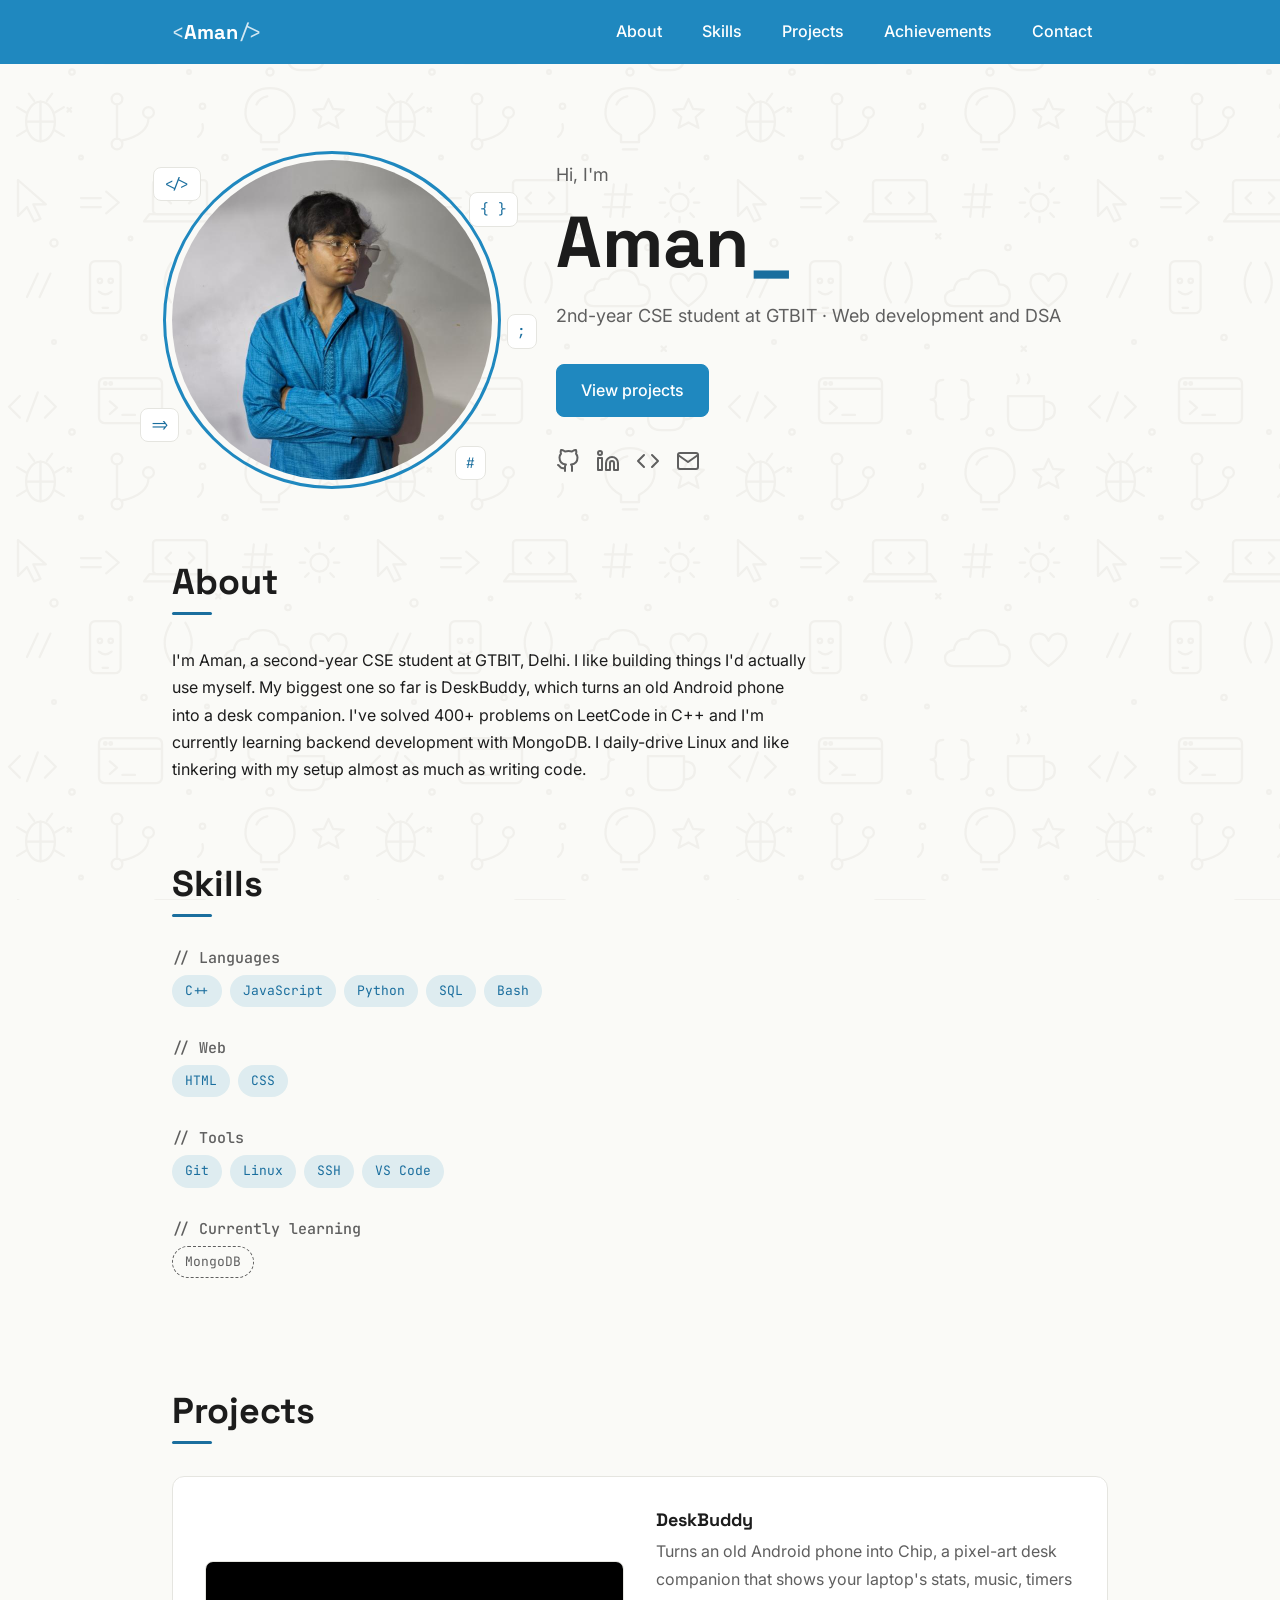
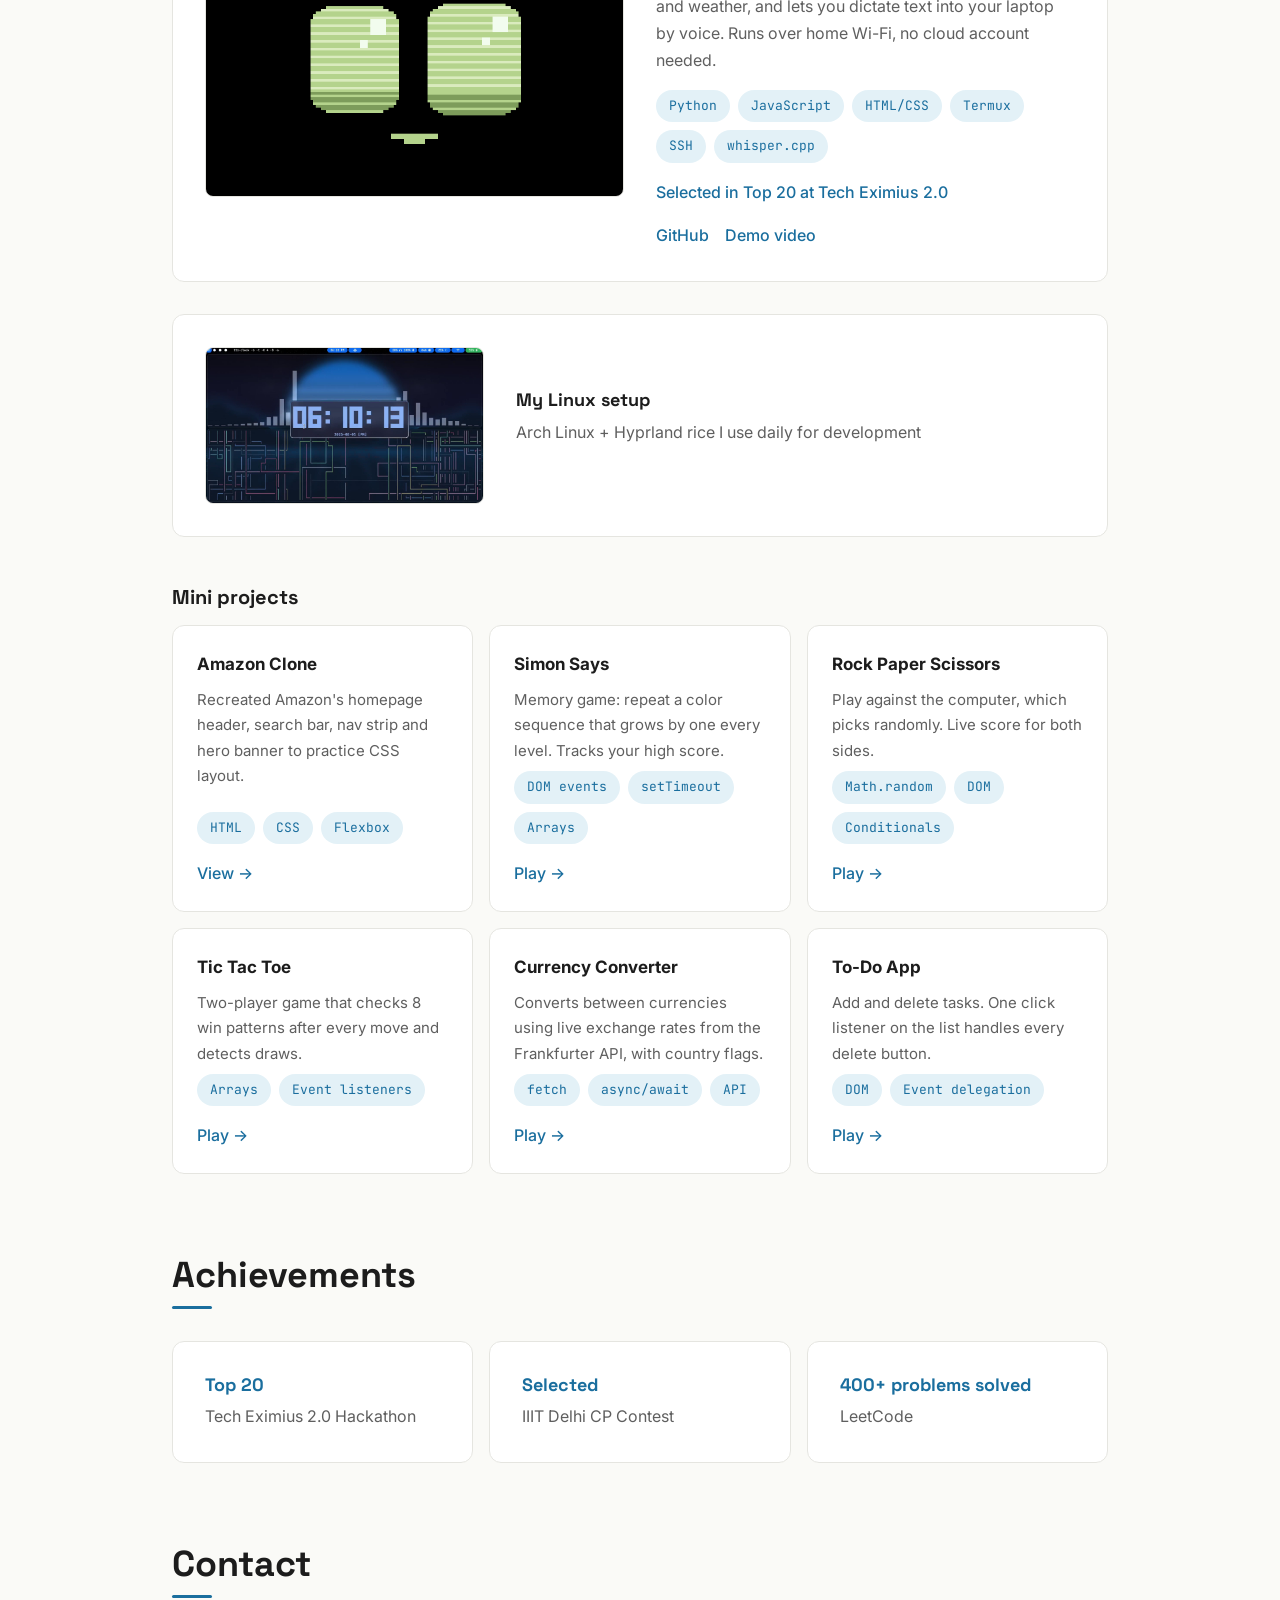
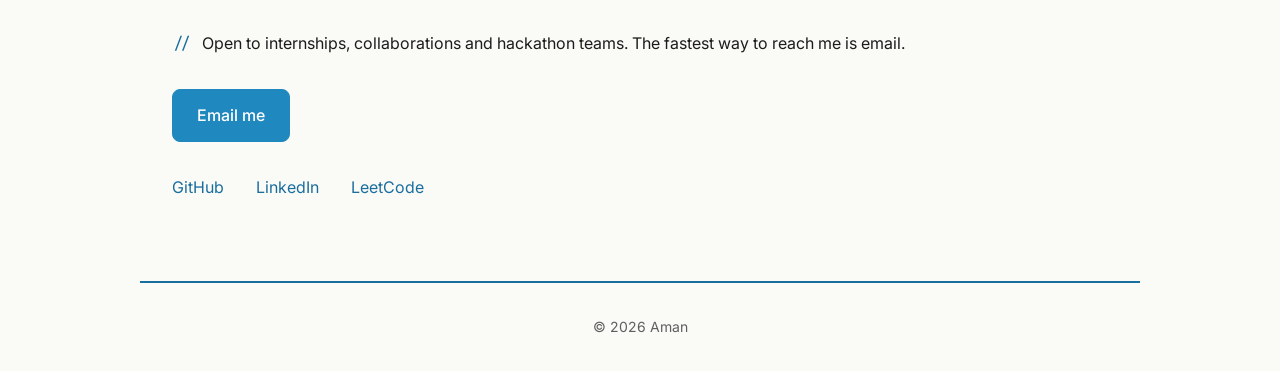
<file: index.html>
<!DOCTYPE html>
<html lang="en">
<head>
    <meta charset="UTF-8">
    <meta name="viewport" content="width=device-width, initial-scale=1.0">
    <title>Aman | Portfolio</title>
    <link rel="preconnect" href="https://fonts.googleapis.com">
    <link rel="preconnect" href="https://fonts.gstatic.com" crossorigin>
    <link href="https://fonts.googleapis.com/css2?family=Inter:wght@400;500&family=JetBrains+Mono&family=Space+Grotesk:wght@500;700&display=swap" rel="stylesheet">
    <link rel="stylesheet" href="style.css">
    <script src="script.js" defer></script>
</head>
<body>

    <!-- Navbar -->
    <header class="site-header">
        <nav class="navbar container" aria-label="Main navigation">
            <a href="#home" class="logo"><span class="code-bracket">&lt;</span>Aman<span class="code-bracket">/&gt;</span></a>

            <button class="menu-button" aria-label="Toggle menu" aria-expanded="false" aria-controls="nav-links">
                <span class="menu-bar"></span>
                <span class="menu-bar"></span>
                <span class="menu-bar"></span>
            </button>

            <ul class="nav-links" id="nav-links">
                <li><a href="#about">About</a></li>
                <li><a href="#skills">Skills</a></li>
                <li><a href="#projects">Projects</a></li>
                <li><a href="#achievements">Achievements</a></li>
                <li><a href="#contact">Contact</a></li>
            </ul>
        </nav>
    </header>

    <main>

        <!-- Hero -->
        <section class="hero container" id="home">
          <div class="hero-photo-wrap">
            <img src="assets/profile.png" alt="Portrait of Aman wearing glasses and a blue kurta" class="hero-photo">
            <span class="floating-symbol symbol-1" aria-hidden="true">&lt;/&gt;</span>
            <span class="floating-symbol symbol-2" aria-hidden="true">{ }</span>
            <span class="floating-symbol symbol-3" aria-hidden="true">=&gt;</span>
            <span class="floating-symbol symbol-4" aria-hidden="true">#</span>
            <span class="floating-symbol symbol-5" aria-hidden="true">;</span>
          </div>

          <div class="hero-text">
            <p class="hero-greeting">Hi, I'm</p>
            <h1 class="hero-name">Aman<span class="cursor" aria-hidden="true">_</span></h1>
            <p class="hero-subtitle">2nd-year CSE student at GTBIT · Web development and DSA</p>

            <div class="button-row">
                <a href="#projects" class="button button-primary">View projects</a>
                <!-- Resume button: uncomment after adding assets/resume.pdf -->
                <!-- <a href="assets/resume.pdf" class="button button-secondary">Resume</a> -->
            </div>

            <div class="social-links">
                <a href="https://github.com/Shriaman2005" aria-label="GitHub" target="_blank" rel="noopener noreferrer">
                    <svg viewBox="0 0 24 24" width="24" height="24" fill="none" stroke="currentColor" stroke-width="2" stroke-linecap="round" stroke-linejoin="round" aria-hidden="true">
                        <path d="M9 19c-5 1.5-5-2.5-7-3m14 6v-3.87a3.37 3.37 0 0 0-.94-2.61c3.14-.35 6.44-1.54 6.44-7A5.44 5.44 0 0 0 20 4.77 5.07 5.07 0 0 0 19.91 1S18.73.65 16 2.48a13.38 13.38 0 0 0-7 0C6.27.65 5.09 1 5.09 1A5.07 5.07 0 0 0 5 4.77a5.44 5.44 0 0 0-1.5 3.78c0 5.42 3.3 6.61 6.44 7A3.37 3.37 0 0 0 9 18.13V22"/>
                    </svg>
                </a>
                <a href="https://www.linkedin.com/in/aman-shrivastava-605b0b223" aria-label="LinkedIn" target="_blank" rel="noopener noreferrer">
                    <svg viewBox="0 0 24 24" width="24" height="24" fill="none" stroke="currentColor" stroke-width="2" stroke-linecap="round" stroke-linejoin="round" aria-hidden="true">
                        <path d="M16 8a6 6 0 0 1 6 6v7h-4v-7a2 2 0 0 0-2-2 2 2 0 0 0-2 2v7h-4v-7a6 6 0 0 1 6-6z"/>
                        <rect x="2" y="9" width="4" height="12"/>
                        <circle cx="4" cy="4" r="2"/>
                    </svg>
                </a>
                <a href="https://leetcode.com/u/Shriaman2005/" aria-label="LeetCode" target="_blank" rel="noopener noreferrer">
                    <svg viewBox="0 0 24 24" width="24" height="24" fill="none" stroke="currentColor" stroke-width="2" stroke-linecap="round" stroke-linejoin="round" aria-hidden="true">
                        <polyline points="16 18 22 12 16 6"/>
                        <polyline points="8 6 2 12 8 18"/>
                    </svg>
                </a>
                <a href="mailto:amannishushrivastva@gmail.com" aria-label="Email">
                    <svg viewBox="0 0 24 24" width="24" height="24" fill="none" stroke="currentColor" stroke-width="2" stroke-linecap="round" stroke-linejoin="round" aria-hidden="true">
                        <path d="M4 4h16c1.1 0 2 .9 2 2v12c0 1.1-.9 2-2 2H4c-1.1 0-2-.9-2-2V6c0-1.1.9-2 2-2z"/>
                        <polyline points="22,6 12,13 2,6"/>
                    </svg>
                </a>
            </div>
          </div>
        </section>

        <!-- About -->
        <section class="section container" id="about">
            <h2 class="section-title">About</h2>
            <p>I'm Aman, a second-year CSE student at GTBIT, Delhi. I like building things I'd actually use myself. My biggest one so far is DeskBuddy, which turns an old Android phone into a desk companion. I've solved 400+ problems on LeetCode in C++ and I'm currently learning backend development with MongoDB. I daily-drive Linux and like tinkering with my setup almost as much as writing code.</p>
        </section>

        <!-- Skills -->
        <section class="section container" id="skills">
            <h2 class="section-title">Skills</h2>

            <div class="skill-group">
                <h3 class="skill-group-title">// Languages</h3>
                <ul class="tag-list">
                    <li class="tag">C++</li>
                    <li class="tag">JavaScript</li>
                    <li class="tag">Python</li>
                    <li class="tag">SQL</li>
                    <li class="tag">Bash</li>
                </ul>
            </div>

            <div class="skill-group">
                <h3 class="skill-group-title">// Web</h3>
                <ul class="tag-list">
                    <li class="tag">HTML</li>
                    <li class="tag">CSS</li>
                </ul>
            </div>

            <div class="skill-group">
                <h3 class="skill-group-title">// Tools</h3>
                <ul class="tag-list">
                    <li class="tag">Git</li>
                    <li class="tag">Linux</li>
                    <li class="tag">SSH</li>
                    <li class="tag">VS Code</li>
                </ul>
            </div>

            <div class="skill-group">
                <h3 class="skill-group-title">// Currently learning</h3>
                <ul class="tag-list">
                    <li class="tag tag-learning">MongoDB</li>
                </ul>
            </div>
        </section>

        <!-- Projects -->
        <section class="section container" id="projects">
            <h2 class="section-title">Projects</h2>

            <div class="project-list">
                <article class="project-card project-card-featured">
                    <img src="assets/deskbuddy.gif" alt="Demo of DeskBuddy in action" class="project-image">

                    <div class="project-info">
                        <h3 class="project-title">DeskBuddy</h3>
                        <p class="project-description">Turns an old Android phone into Chip, a pixel-art desk companion that shows your laptop's stats, music, timers and weather, and lets you dictate text into your laptop by voice. Runs over home Wi-Fi, no cloud account needed.</p>

                        <ul class="tag-list">
                            <li class="tag">Python</li>
                            <li class="tag">JavaScript</li>
                            <li class="tag">HTML/CSS</li>
                            <li class="tag">Termux</li>
                            <li class="tag">SSH</li>
                            <li class="tag">whisper.cpp</li>
                        </ul>

                        <p class="project-note">Selected in Top 20 at Tech Eximius 2.0</p>

                        <div class="project-links">
                            <a href="https://github.com/Shriaman2005/deskbuddy" target="_blank" rel="noopener noreferrer">GitHub</a>
                            <a href="https://youtu.be/3re3coZKLrU" target="_blank" rel="noopener noreferrer">Demo video</a>
                        </div>
                    </div>
                </article>

                <article class="project-card">
                    <img src="assets/setup.png" alt="Screenshot of my Arch Linux and Hyprland desktop" class="project-image">

                    <div class="project-info">
                        <h3 class="project-title">My Linux setup</h3>
                        <p class="project-description">Arch Linux + Hyprland rice I use daily for development</p>
                    </div>
                </article>
            </div>

            <!-- Mini projects -->
            <h3 class="mini-heading">Mini projects</h3>
            <div class="mini-project-list">
                <article class="mini-card">
                    <h4 class="mini-title">Amazon Clone</h4>
                    <p class="mini-description">Recreated Amazon's homepage header, search bar, nav strip and hero banner to practice CSS layout.</p>
                    <ul class="tag-list">
                        <li class="tag">HTML</li>
                        <li class="tag">CSS</li>
                        <li class="tag">Flexbox</li>
                    </ul>
                    <a href="projects/amazon-clone/index.html" target="_blank" rel="noopener noreferrer" class="mini-link">View &rarr;</a>
                </article>
                <article class="mini-card">
                    <h4 class="mini-title">Simon Says</h4>
                    <p class="mini-description">Memory game: repeat a color sequence that grows by one every level. Tracks your high score.</p>
                    <ul class="tag-list">
                        <li class="tag">DOM events</li>
                        <li class="tag">setTimeout</li>
                        <li class="tag">Arrays</li>
                    </ul>
                    <a href="projects/simon-game/index.html" target="_blank" rel="noopener noreferrer" class="mini-link">Play &rarr;</a>
                </article>

                <article class="mini-card">
                    <h4 class="mini-title">Rock Paper Scissors</h4>
                    <p class="mini-description">Play against the computer, which picks randomly. Live score for both sides.</p>
                    <ul class="tag-list">
                        <li class="tag">Math.random</li>
                        <li class="tag">DOM</li>
                        <li class="tag">Conditionals</li>
                    </ul>
                    <a href="projects/rock-paper-scissors/index.html" target="_blank" rel="noopener noreferrer" class="mini-link">Play &rarr;</a>
                </article>

                <article class="mini-card">
                    <h4 class="mini-title">Tic Tac Toe</h4>
                    <p class="mini-description">Two-player game that checks 8 win patterns after every move and detects draws.</p>
                    <ul class="tag-list">
                        <li class="tag">Arrays</li>
                        <li class="tag">Event listeners</li>
                    </ul>
                    <a href="projects/tic-tac-toe/index.html" target="_blank" rel="noopener noreferrer" class="mini-link">Play &rarr;</a>
                </article>

                <article class="mini-card">
                    <h4 class="mini-title">Currency Converter</h4>
                    <p class="mini-description">Converts between currencies using live exchange rates from the Frankfurter API, with country flags.</p>
                    <ul class="tag-list">
                        <li class="tag">fetch</li>
                        <li class="tag">async/await</li>
                        <li class="tag">API</li>
                    </ul>
                    <a href="projects/currency-converter/index.html" target="_blank" rel="noopener noreferrer" class="mini-link">Play &rarr;</a>
                </article>

                <article class="mini-card">
                    <h4 class="mini-title">To-Do App</h4>
                    <p class="mini-description">Add and delete tasks. One click listener on the list handles every delete button.</p>
                    <ul class="tag-list">
                        <li class="tag">DOM</li>
                        <li class="tag">Event delegation</li>
                    </ul>
                    <a href="projects/todo-app/index.html" target="_blank" rel="noopener noreferrer" class="mini-link">Play &rarr;</a>
                </article>
            </div>
        </section>

        <!-- Achievements -->
        <section class="section container" id="achievements">
            <h2 class="section-title">Achievements</h2>

            <div class="achievement-list">
                <article class="achievement-card">
                    <h3 class="achievement-title">Top 20</h3>
                    <p>Tech Eximius 2.0 Hackathon</p>
                </article>
                <article class="achievement-card">
                    <h3 class="achievement-title">Selected</h3>
                    <p>IIIT Delhi CP Contest</p>
                </article>
                <article class="achievement-card">
                    <h3 class="achievement-title"><a href="https://leetcode.com/u/Shriaman2005/" target="_blank" rel="noopener noreferrer">400+ problems solved</a></h3>
                    <p>LeetCode</p>
                </article>
            </div>
        </section>

        <!-- Contact -->
        <section class="section container" id="contact">
            <h2 class="section-title">Contact</h2>
            <p class="contact-line"><span class="code-comment">// </span>Open to internships, collaborations and hackathon teams. The fastest way to reach me is email.</p>

            <div class="button-row">
                <a href="mailto:amannishushrivastva@gmail.com" class="button button-primary">Email me</a>
            </div>

            <ul class="contact-links">
                <li><a href="https://github.com/Shriaman2005" target="_blank" rel="noopener noreferrer">GitHub</a></li>
                <li><a href="https://www.linkedin.com/in/aman-shrivastava-605b0b223" target="_blank" rel="noopener noreferrer">LinkedIn</a></li>
                <li><a href="https://leetcode.com/u/Shriaman2005/" target="_blank" rel="noopener noreferrer">LeetCode</a></li>
            </ul>
        </section>

    </main>

    <!-- Footer -->
    <footer class="site-footer container">
        <p>© <span id="year"></span> Aman</p>
    </footer>

</body>
</html>
</file>
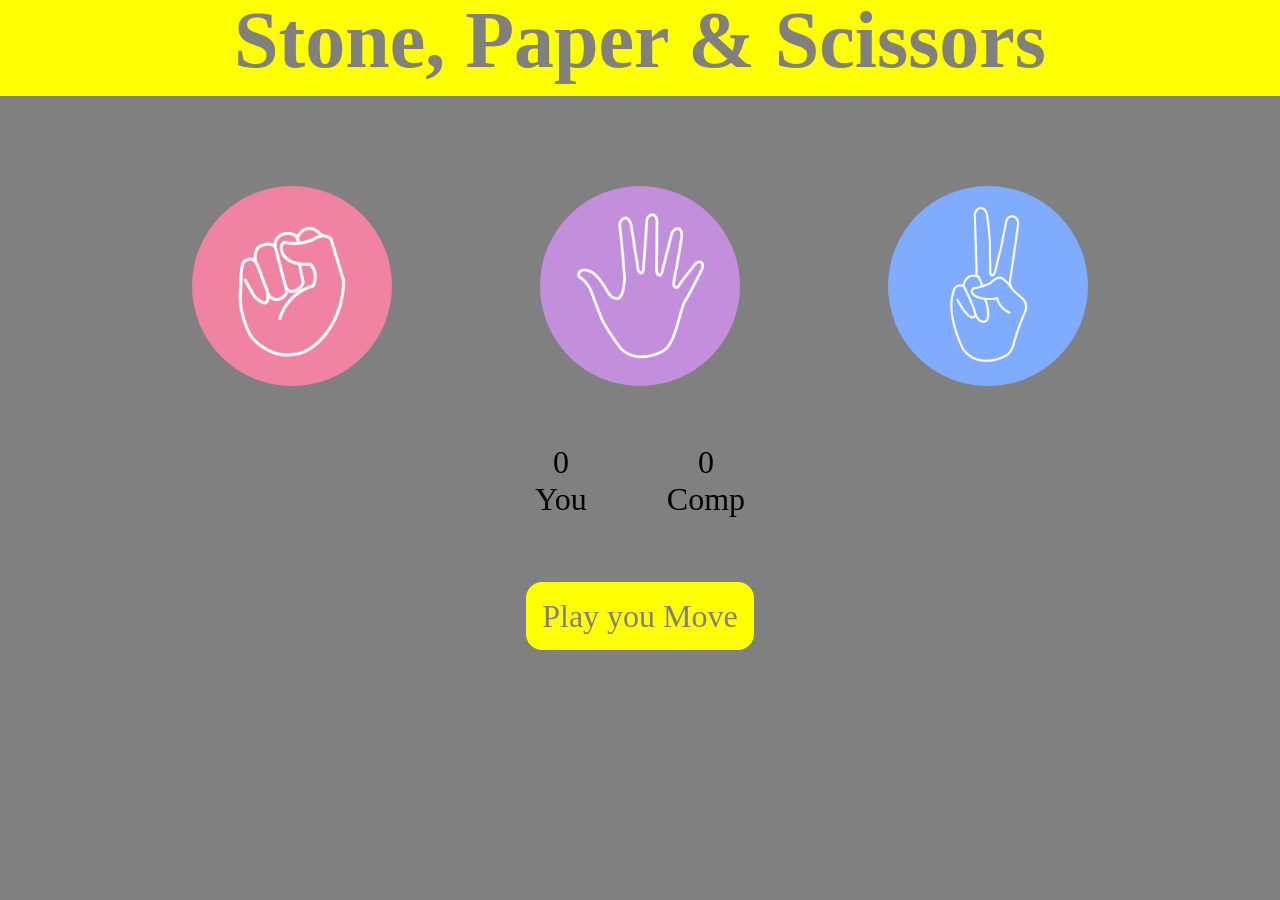
<file: projects/rock-paper-scissors/index.html>
<!DOCTYPE html>
<html lang="en">
<head>
    <meta charset="UTF-8">
    <meta name="viewport" content="width=device-width, initial-scale=1.0">
    <title>Rock Paper Scissors</title>
    <link rel="stylesheet" href="style.css">
</head>
<body>
    <h1>Stone, Paper & Scissors</h1>
    <div class="choices">
        <div class="choice" id="rock">
            <img src="images/rock.png"/>
        </div>
        <div class="choice" id="paper">
            <img src="images/paper.png"/>
        </div>
        <div class="choice" id="scissors">
            <img src="images/scissors.png"/>
        </div>
    </div>

    <div class="score-board">
        <div class="score">
            <p id="user-score">0</p>
            <p>You</p>
        </div>
        <div class="comp-score">
            <p id="comp-score">0</p>
            <p>Comp</p>
        </div>
    </div>

    <div class="msg-container">
        <p id="msg">Play you Move</p>
    </div>
    <script src="script.js"></script>
</body>
</html>
</file>
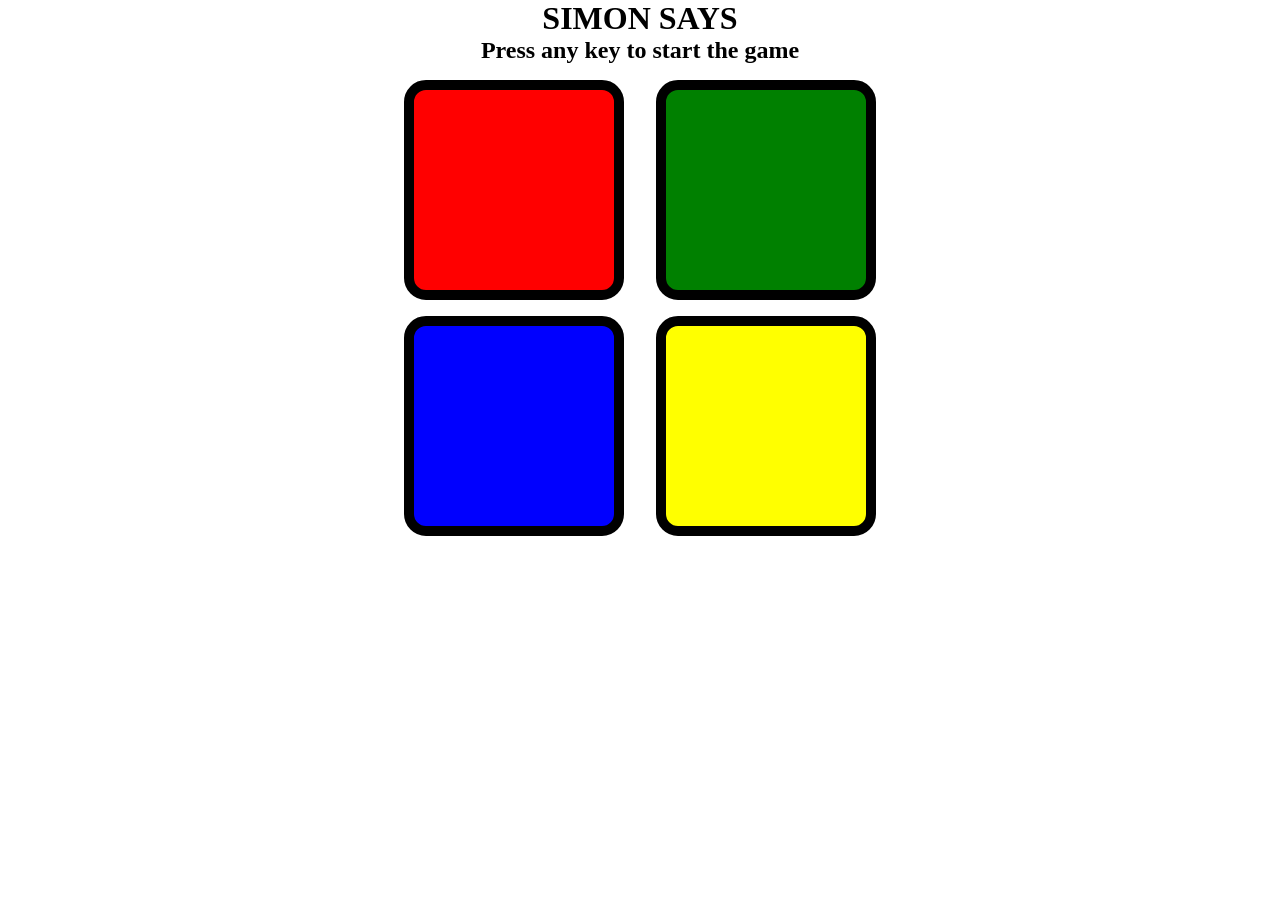
<file: projects/simon-game/index.html>
<!DOCTYPE html>
<html lang="en">
<head>
    <meta charset="UTF-8">
    <meta name="viewport" content="width=device-width, initial-scale=1.0">
    <title>Simon Says Game</title>
    <link rel="stylesheet" href="style.css">
</head>
<body>
    <h1>SIMON SAYS</h1>
    <h2>Press any key to start the game</h2>
    <h2 id="highScore"></h2>
    <div class="btn-container">
        <div class="row_one">
            <div class="btn red" type="button" id="red"></div>
            <div class="btn blue" type="button" id="blue"></div>
        </div>
        <div class="row_two">
            <div class="btn green" type="button" id="green"></div>
            <div class="btn yellow" type="button" id="yellow"></div>
        </div>
    </div>
    <script src="script.js"></script>
</body> 
</html>
</file>
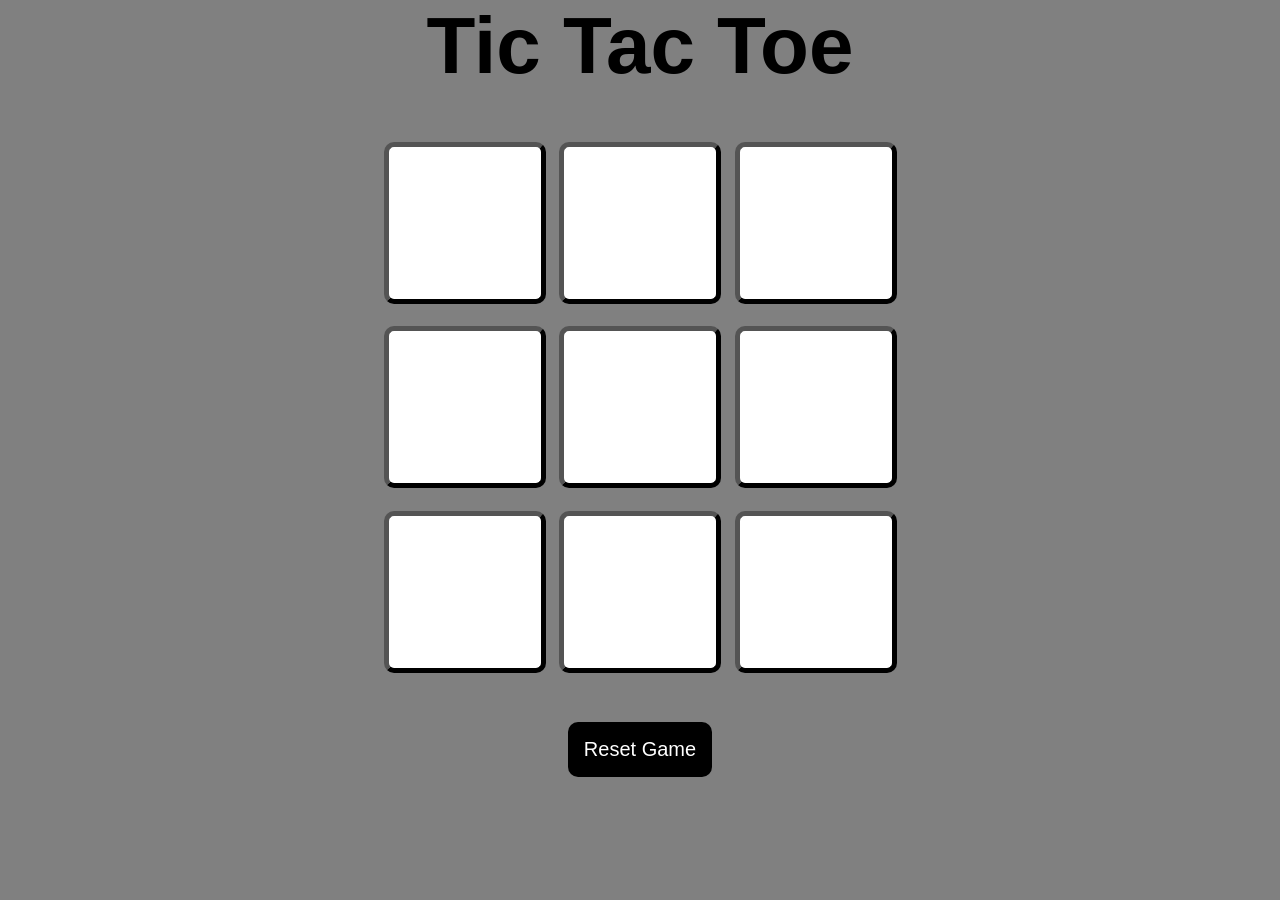
<file: projects/tic-tac-toe/index.html>
<!DOCTYPE html>
<html lang="en">
<head>
    <meta charset="UTF-8">
    <meta name="viewport" content="width=device-width, initial-scale=1.0">
    <title>Tic Tac Toe</title>
    <link rel="stylesheet" href="style.css">
</head>
<body>
    <div class="msg-container hide">
        <p id="msg">Winner</p>
        <button id="newGame_btn">New Game</button>
    </div>
    <main>
        <h1>Tic Tac Toe</h1>
        <div class="container">
            <div class="game">
                <button class="box"></button>
                <button class="box"></button>
                <button class="box"></button>
                <button class="box"></button>
                <button class="box"></button>
                <button class="box"></button>
                <button class="box"></button>
                <button class="box"></button>
                <button class="box"></button>
            </div>
        </div>
    </main>
    <button id="reset_btn">Reset Game</button>
    <script src="script.js"></script>
</body>
</html>
</file>
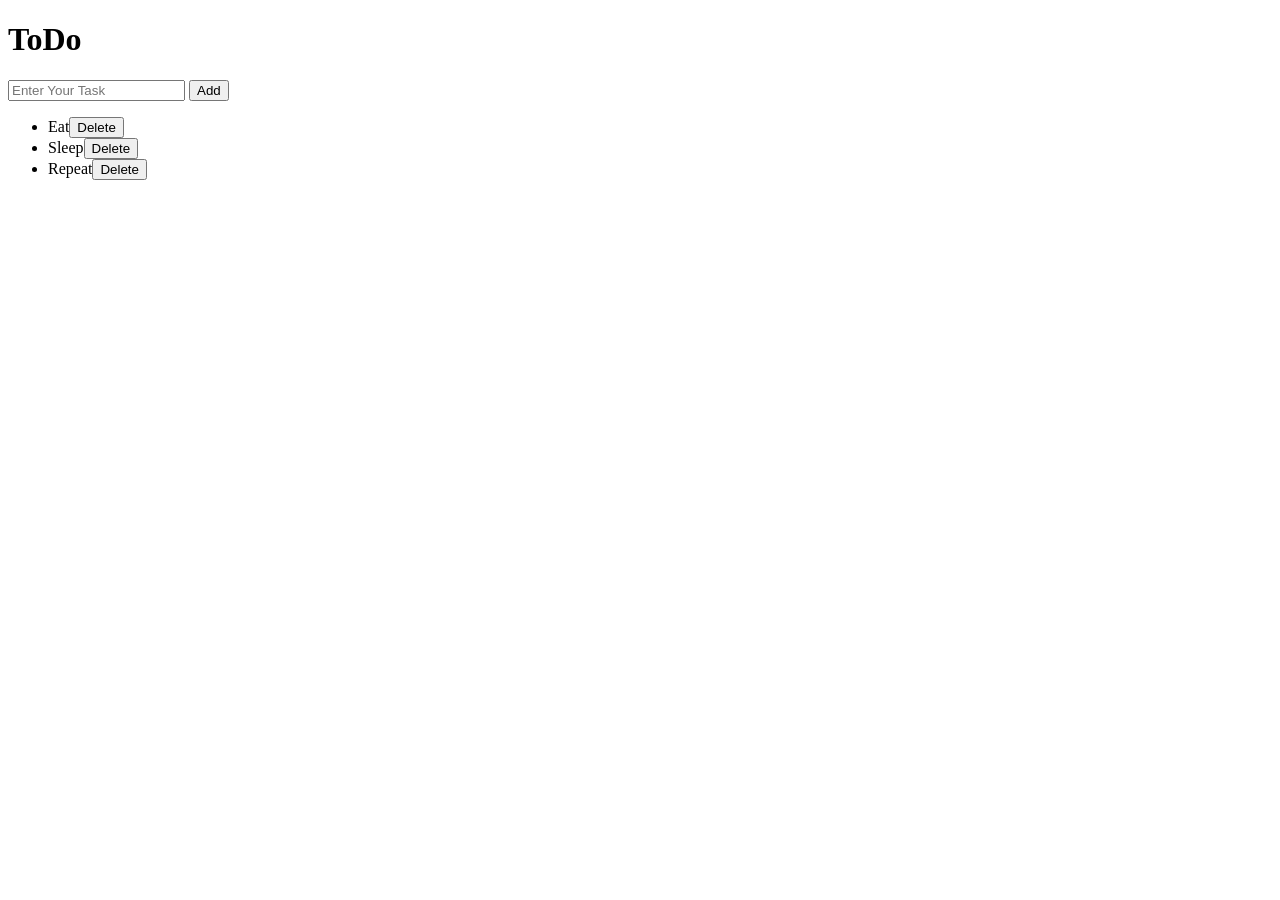
<file: projects/todo-app/index.html>
<!DOCTYPE html>
<html lang="en">
<head>
    <meta charset="UTF-8">
    <meta name="viewport" content="width=device-width, initial-scale=1.0">
    <title>ToDo App</title>
    <link rel="stylesheet" url="style.css">
</head>
<body>
    <h1>ToDo</h1>
    <input placeholder="Enter Your Task"/>
    <button>Add</button>
    <ul>
        <li>Eat<button class="Delete">Delete</button></li>
        <li>Sleep<button class="Delete">Delete</button></li>
        <li>Repeat<button class="Delete">Delete</button></li>
    </ul>
    <script src="script.js"></script>
</body>
</html>
</file>
<file: style.css>
/* ---------- Variables ---------- */
:root {
    --color-background: #FAFAF7;
    --color-card: #FFFFFF;
    --color-border: #E5E5E0;
    --color-text: #1C1C1C;
    --color-muted: #5F5F5F;
    --color-accent: #1A6E9E;
    --color-accent-strong: #1F88BF;
    --color-accent-soft: rgba(31, 136, 191, 0.12);
    --color-header: #1F88BF;

    --font-heading: "Space Grotesk", sans-serif;
    --font-body: "Inter", sans-serif;
    --font-mono: "JetBrains Mono", monospace;

    --space-small: 0.5rem;
    --space-medium: 1rem;
    --space-large: 2rem;
    --space-section: 5rem;

    --radius: 12px;
    --content-width: 1000px;
    --header-height: 64px;
}

/* ---------- Reset ---------- */
* {
    margin: 0;
    padding: 0;
    box-sizing: border-box;
}

html {
    scroll-behavior: smooth;
    scroll-padding-top: var(--header-height);
}

/* ---------- Typography ---------- */
body {
    background-color: var(--color-background);
    color: var(--color-text);
    font-family: var(--font-body);
    font-size: 1rem;
    line-height: 1.7;
}

h1,
h2,
h3 {
    font-family: var(--font-heading);
    line-height: 1.2;
}

h1 {
    font-size: 2.5rem;
}

h2 {
    font-size: 1.75rem;
}

h3 {
    font-size: 1.125rem;
}

a {
    color: var(--color-accent);
    text-decoration: none;
}

a:hover {
    text-decoration: underline;
}

ul {
    list-style: none;
}

img {
    max-width: 100%;
    display: block;
}

a:focus-visible,
button:focus-visible {
    outline: 2px solid var(--color-accent);
    outline-offset: 3px;
}

/* ---------- Layout ---------- */
.container {
    max-width: var(--content-width);
    margin: 0 auto;
    padding: 0 var(--space-medium);
}

.section {
    padding-top: var(--space-section);
}

.section-title {
    margin-bottom: var(--space-large);
}

.section-title::after {
    content: "";
    display: block;
    width: 40px;
    height: 3px;
    margin-top: var(--space-small);
    background-color: var(--color-accent);
    border-radius: 2px;
    transition: width 0.4s;
}

.section:hover .section-title::after {
    width: 80px;
}

.site-footer {
    margin-top: var(--space-section);
    padding-top: var(--space-large);
    padding-bottom: var(--space-large);
    border-top: 2px solid var(--color-accent);
    color: var(--color-muted);
    font-size: 0.875rem;
}

/* ---------- Navbar ---------- */
.site-header {
    position: sticky;
    top: 0;
    z-index: 10;
    background-color: var(--color-header);
    animation: slide-down 0.5s ease-out;
}

@keyframes slide-down {
    from {
        transform: translateY(-100%);
    }
}

@keyframes fade-down {
    from {
        opacity: 0;
        transform: translateY(-8px);
    }
}

.navbar {
    display: flex;
    justify-content: space-between;
    align-items: center;
    height: var(--header-height);
}

.logo {
    font-family: var(--font-heading);
    font-size: 1.25rem;
    font-weight: 700;
    color: #FFFFFF;
    transition: letter-spacing 0.3s;
}

.logo .code-bracket {
    color: #FFFFFF;
}

.logo:hover {
    letter-spacing: 1px;
    text-decoration: none;
}

.nav-links {
    display: none;
    position: absolute;
    top: var(--header-height);
    left: 0;
    right: 0;
    flex-direction: column;
    padding: var(--space-small) var(--space-medium);
    background-color: var(--color-header);
}

.nav-links.open {
    display: flex;
    animation: fade-down 0.3s ease-out;
}

.nav-links a {
    display: block;
    padding: 0.5rem 1rem;
    border-radius: 999px;
    color: #FFFFFF;
    font-size: 1rem;
    font-weight: 500;
    transition: background-color 0.3s, color 0.3s, transform 0.2s;
}

.nav-links a:hover {
    background-color: rgba(255, 255, 255, 0.18);
    transform: translateY(-2px);
    text-decoration: none;
}

.nav-links a.active {
    background-color: #FFFFFF;
    color: var(--color-accent-strong);
}

.nav-links a:active {
    transform: scale(0.95);
}

.menu-button {
    display: flex;
    flex-direction: column;
    justify-content: center;
    gap: 5px;
    width: 44px;
    height: 44px;
    padding: 10px;
    background: none;
    border: none;
    cursor: pointer;
}

.menu-bar {
    width: 24px;
    height: 2px;
    background-color: #FFFFFF;
    transition: transform 0.3s, opacity 0.3s;
}

.menu-button[aria-expanded="true"] .menu-bar:nth-child(1) {
    transform: translateY(7px) rotate(45deg);
}

.menu-button[aria-expanded="true"] .menu-bar:nth-child(2) {
    opacity: 0;
}

.menu-button[aria-expanded="true"] .menu-bar:nth-child(3) {
    transform: translateY(-7px) rotate(-45deg);
}

/* ---------- Buttons ---------- */
.button-row {
    display: flex;
    flex-wrap: wrap;
    gap: var(--space-medium);
    margin-top: var(--space-large);
}

.button {
    padding: 0.75rem 1.5rem;
    border: 1px solid var(--color-accent);
    border-radius: 8px;
    font-weight: 500;
    transition: transform 0.2s;
}

.button:hover {
    text-decoration: none;
    transform: translateY(-2px);
}

.button:active {
    transform: scale(0.97);
}

.button-primary {
    background-color: var(--color-accent-strong);
    border-color: var(--color-accent-strong);
    color: #FFFFFF;
}

.button-primary:hover {
    background-color: var(--color-accent);
    border-color: var(--color-accent);
}

.button-secondary {
    color: var(--color-accent);
}

.button-secondary:hover {
    background-color: var(--color-accent-soft);
}

/* ---------- Hero ---------- */
.hero {
    display: flex;
    flex-direction: column;
    align-items: center;
    gap: var(--space-large);
    padding-top: 4rem;
    text-align: center;
}

.hero .button-row,
.hero .social-links {
    justify-content: center;
}

.hero-photo {
    width: 12rem;
    aspect-ratio: 1;
    object-fit: cover;
    border-radius: 50%;
    outline: 3px solid var(--color-accent-strong);
    outline-offset: 6px;
    transition: transform 0.4s, outline-offset 0.4s;
}

.hero-photo:hover {
    transform: scale(1.03) rotate(-2deg);
    outline-offset: 12px;
}

.hero-greeting {
    color: var(--color-muted);
    font-size: 1.125rem;
}

.hero-name {
    margin: var(--space-small) 0 var(--space-medium);
}

.hero-subtitle {
    max-width: 36rem;
    color: var(--color-muted);
    font-size: 1.125rem;
}

.social-links {
    display: flex;
    gap: var(--space-medium);
    margin-top: var(--space-large);
}

.social-links a {
    color: var(--color-muted);
    transition: color 0.2s, transform 0.2s;
}

.social-links a:hover {
    color: var(--color-accent);
    transform: translateY(-4px) rotate(-8deg);
}

/* ---------- About ---------- */
#about p {
    max-width: 40rem;
}

/* ---------- Tags ---------- */
.tag-list {
    display: flex;
    flex-wrap: wrap;
    gap: var(--space-small);
}

.tag {
    padding: 0.25rem 0.75rem;
    background-color: var(--color-accent-soft);
    border: 1px solid transparent;
    border-radius: 999px;
    color: var(--color-accent);
    font-family: var(--font-mono);
    font-size: 0.8125rem;
    transition: background-color 0.2s, color 0.2s, transform 0.2s;
}

.tag:hover {
    background-color: var(--color-accent-strong);
    color: #FFFFFF;
    transform: translateY(-2px);
}

.tag-learning {
    background-color: transparent;
    border: 1px dashed var(--color-muted);
    color: var(--color-muted);
}

/* ---------- Skills ---------- */
.skill-group {
    margin-bottom: var(--space-large);
}

.skill-group-title {
    margin-bottom: var(--space-small);
    color: var(--color-muted);
    font-size: 0.9375rem;
    font-weight: 500;
}

/* ---------- Cards ---------- */
.project-card,
.achievement-card {
    background-color: var(--color-card);
    border: 1px solid var(--color-border);
    border-radius: var(--radius);
    transition: transform 0.2s, border-color 0.2s, box-shadow 0.2s;
}

.project-card:hover,
.achievement-card:hover {
    border-color: var(--color-accent);
    transform: translateY(-4px);
}

.achievement-card:hover {
    box-shadow: inset 4px 0 0 var(--color-accent);
}

/* ---------- Projects ---------- */
.project-list {
    display: flex;
    flex-direction: column;
    gap: var(--space-large);
}

.project-card {
    display: flex;
    flex-direction: column;
    gap: var(--space-large);
    padding: var(--space-large);
}

.project-image {
    width: 100%;
    aspect-ratio: 16 / 9;
    object-fit: cover;
    background-color: var(--color-card);
    border: 1px solid var(--color-border);
    border-radius: 8px;
    transition: transform 0.4s;
}

.project-card:hover .project-image {
    transform: scale(1.03);
}

.project-description {
    margin: var(--space-small) 0 var(--space-medium);
    color: var(--color-muted);
}

.project-note {
    margin-top: var(--space-medium);
    color: var(--color-accent);
    font-weight: 500;
}

.project-links {
    display: flex;
    gap: var(--space-medium);
    margin-top: var(--space-medium);
    font-weight: 500;
}

.project-links a {
    display: inline-block;
    transition: transform 0.2s;
}

.project-links a:hover {
    transform: translateX(4px);
}

/* ---------- Achievements ---------- */
.achievement-list {
    display: grid;
    gap: var(--space-medium);
}

.achievement-card {
    padding: var(--space-large);
}

.achievement-title {
    margin-bottom: var(--space-small);
    color: var(--color-accent);
}

.achievement-card p {
    color: var(--color-muted);
}

/* ---------- Contact ---------- */
.contact-links {
    display: flex;
    gap: var(--space-large);
    margin-top: var(--space-large);
}

/* ---------- Larger screens ---------- */
@media (min-width: 768px) {
    h1 {
        font-size: 4rem;
    }

    h2 {
        font-size: 2.25rem;
    }

    .container {
        padding-left: var(--space-large);
        padding-right: var(--space-large);
    }

    .menu-button {
        display: none;
    }

    .nav-links {
        display: flex;
        position: static;
        flex-direction: row;
        align-items: center;
        gap: var(--space-small);
        padding: 0;
        border-bottom: none;
    }

    .nav-links li {
        animation: fade-down 0.4s ease-out backwards;
    }

    .nav-links li:nth-child(1) { animation-delay: 0.2s; }
    .nav-links li:nth-child(2) { animation-delay: 0.3s; }
    .nav-links li:nth-child(3) { animation-delay: 0.4s; }
    .nav-links li:nth-child(4) { animation-delay: 0.5s; }
    .nav-links li:nth-child(5) { animation-delay: 0.6s; }

    .hero {
        flex-direction: row;
        align-items: center;
        gap: 4rem;
        padding-top: 6rem;
        text-align: left;
    }

    .hero .button-row,
    .hero .social-links {
        justify-content: flex-start;
    }

    .hero-photo {
        width: 20rem;
    }

    .hero-name {
        font-size: 4.5rem;
    }

    .project-card {
        display: grid;
        grid-template-columns: 1fr 2fr;
        align-items: center;
    }

    .project-card-featured {
        grid-template-columns: 1fr 1fr;
    }

    .achievement-list {
        grid-template-columns: repeat(3, 1fr);
    }
}

/* ---------- Fade-in on scroll ---------- */
.fade-in {
    opacity: 0;
    transform: translateY(20px);
    transition: opacity 0.6s, transform 0.6s;
}

.fade-in.visible {
    opacity: 1;
    transform: none;
}

/* ---------- Reduced motion ---------- */
@media (prefers-reduced-motion: reduce) {
    html {
        scroll-behavior: auto;
    }

    * {
        transition: none !important;
    }

    .project-card:hover,
    .achievement-card:hover,
    .button:hover,
    .button:active,
    .social-links a:hover,
    .hero-photo:hover,
    .tag:hover,
    .project-card:hover .project-image,
    .project-links a:hover {
        transform: none;
    }
}

/* ---------- Code-style decorations ---------- */

.code-bracket {
    color: var(--color-accent);
    font-family: var(--font-mono);
    font-weight: 400;
    opacity: 0.8;
}

.code-comment {
    color: var(--color-accent);
    font-family: var(--font-mono);
}

.skill-group-title {
    font-family: var(--font-mono);
}

.cursor {
    color: var(--color-accent);
    animation: blink 1s steps(1) infinite;
}

@keyframes blink {
    50% {
        opacity: 0;
    }
}

.hero-photo-wrap {
    position: relative;
}

.floating-symbol {
    position: absolute;
    padding: 0.25rem 0.6rem;
    background-color: var(--color-card);
    border: 1px solid var(--color-border);
    border-radius: 8px;
    color: var(--color-accent);
    font-family: var(--font-mono);
    font-size: 0.9rem;
    animation: float 4s ease-in-out infinite;
}

.symbol-1 { top: 2%;     left: -6%;  }
.symbol-2 { top: 10%;    right: -8%; animation-delay: 1s; }
.symbol-3 { bottom: 12%; left: -10%; animation-delay: 2s; }
.symbol-4 { bottom: 0;   right: 2%;  animation-delay: 0.5s; }
.symbol-5 { top: 48%;    right: -14%; animation-delay: 1.5s; }

@keyframes float {
    0%, 100% {
        transform: translateY(0);
    }
    50% {
        transform: translateY(-10px);
    }
}

@media (prefers-reduced-motion: reduce) {
    .cursor,
    .floating-symbol,
    .site-header,
    .nav-links li,
    .nav-links.open {
        animation: none;
    }
}

/* ---------- Doodle wallpaper ---------- */
body::before {
    content: "";
    position: fixed;
    inset: 0;
    z-index: -1;
    background-image: url("assets/doodles.svg");
    background-size: 360px;
    opacity: 0.06;
    pointer-events: none;
    filter: invert(1);
}

.site-footer{
    text-align: center;
}
/* ---------- Mini projects ---------- */
.mini-heading {
    margin: 3rem 0 var(--space-medium);
    font-size: 1.25rem;
}

.mini-project-list {
    display: grid;
    grid-template-columns: repeat(auto-fill, minmax(260px, 1fr));
    gap: var(--space-medium);
}

.mini-card {
    display: flex;
    flex-direction: column;
    gap: var(--space-small);
    padding: 1.5rem;
    background-color: var(--color-card);
    border: 1px solid var(--color-border);
    border-radius: var(--radius);
    transition: transform 0.2s, border-color 0.2s;
}

.mini-card:hover {
    border-color: var(--color-accent);
    transform: translateY(-4px);
}

.mini-title {
    font-size: 1.0625rem;
}

.mini-description {
    flex-grow: 1;
    color: var(--color-muted);
    font-size: 0.9375rem;
}

.mini-link {
    margin-top: var(--space-small);
    font-weight: 500;
}

@media (prefers-reduced-motion: reduce) {
    .mini-card:hover {
        transform: none;
    }
}
</file>
<file: projects/rock-paper-scissors/style.css>
*{
    margin:0;
    padding:0;
    text-align:center; 
}

h1{
    background-color: yellow;
    font-size: 80px;
    color: grey;
    height:6rem;
    line-height:5rem;
}

body{
    background-color: grey;
}

.choice{
    height:220px;
    width:220px;
    border-radius: 50%;
    display: flex;
    justify-content: center;
    align-items: center;
    padding: 10px;
    box-sizing: border-box;
    transition: background-color 0.2s ease;
}

.choice:hover{
    cursor: pointer;
    background-color: yellow;
}

img{
    height:100%;
    width:100%;
    object-fit: cover;
    border-radius: 50%;
    display: block;
}

.choices{
    display: flex;
    justify-content: center;
    align-items: center;
    gap: 8rem;
    margin-top: 5rem;
}

.score-board{
    display: flex;
    justify-content: center;
    align-items: center;
    font-size: 2rem;
    margin-top: 3rem;
    gap: 5rem;
}

.msg-container{
    margin-top: 5rem;
}

#msg{
    background-color: yellow;
    color:Grey;
    font-size: 2rem;
    display: inline;
    padding: 1rem;
    border-radius: 1rem;
}
</file>
<file: projects/simon-game/style.css>
*{
    margin:0;
    padding:0;
}

h1,h2{
    text-align: center;
}

.btn-container{
    display: flex;
    justify-content: center;
}

.btn{
    height:200px;
    width:200px;
    border-radius: 10%;
    border: 10px solid black;
    margin: 1rem;
}

.red{
    background-color: red;
}.green{
    background-color: green;
}.blue{
    background-color: blue;
}.yellow{
    background-color: yellow;
}

.flash{
    background-color: white;
}

.userflash{
    background-color: grey;
}
</file>
<file: projects/tic-tac-toe/style.css>
*{
    margin:0;
    padding:0;
}

h1{
    text-align: center;
    font-family: 'Franklin Gothic Medium', 'Arial Narrow', Arial, sans-serif;
    font-weight: 900;
    font-size:80px;
}

body{
    background-color:grey;
    text-align: center;
}

.container{ 
    height:70vh;
    display: flex;
    justify-content: center;
    align-items: center;
}

.game{
    height:60vmin;
    width:60vmin;
    display:flex;
    flex-wrap: wrap;
    justify-content: center;
    align-items: center;
    gap:1.5vmin;
}

.box{
    height:18vmin;
    width:18vmin;
    border-width: 5px;
    border-radius:10px;
    box-shadow: 0 0 1rem regba(0,0,0,0.8);
    font-size: 5rem;
    background-color: white;
}

#reset_btn{
    padding:1rem; 
    font-size:1.25rem;
    border-radius: 10px;
    border:none;
    background-color: black;
    color:white;
}

#msg{
    color:white;
    font-size: 8vmin;
}

#newGame_btn{
    padding:1rem; 
    font-size:1.25rem;
    border-radius: 10px;
    border:none;
    background-color: black;
    color:white;
}

.msg-container{
    height: 100vmin;
    display:flex;
    justify-content: center;
    align-items: center;
    flex-direction: column;
    gap: 2rem;
}

.hide{
    display:none; 
}
</file>
